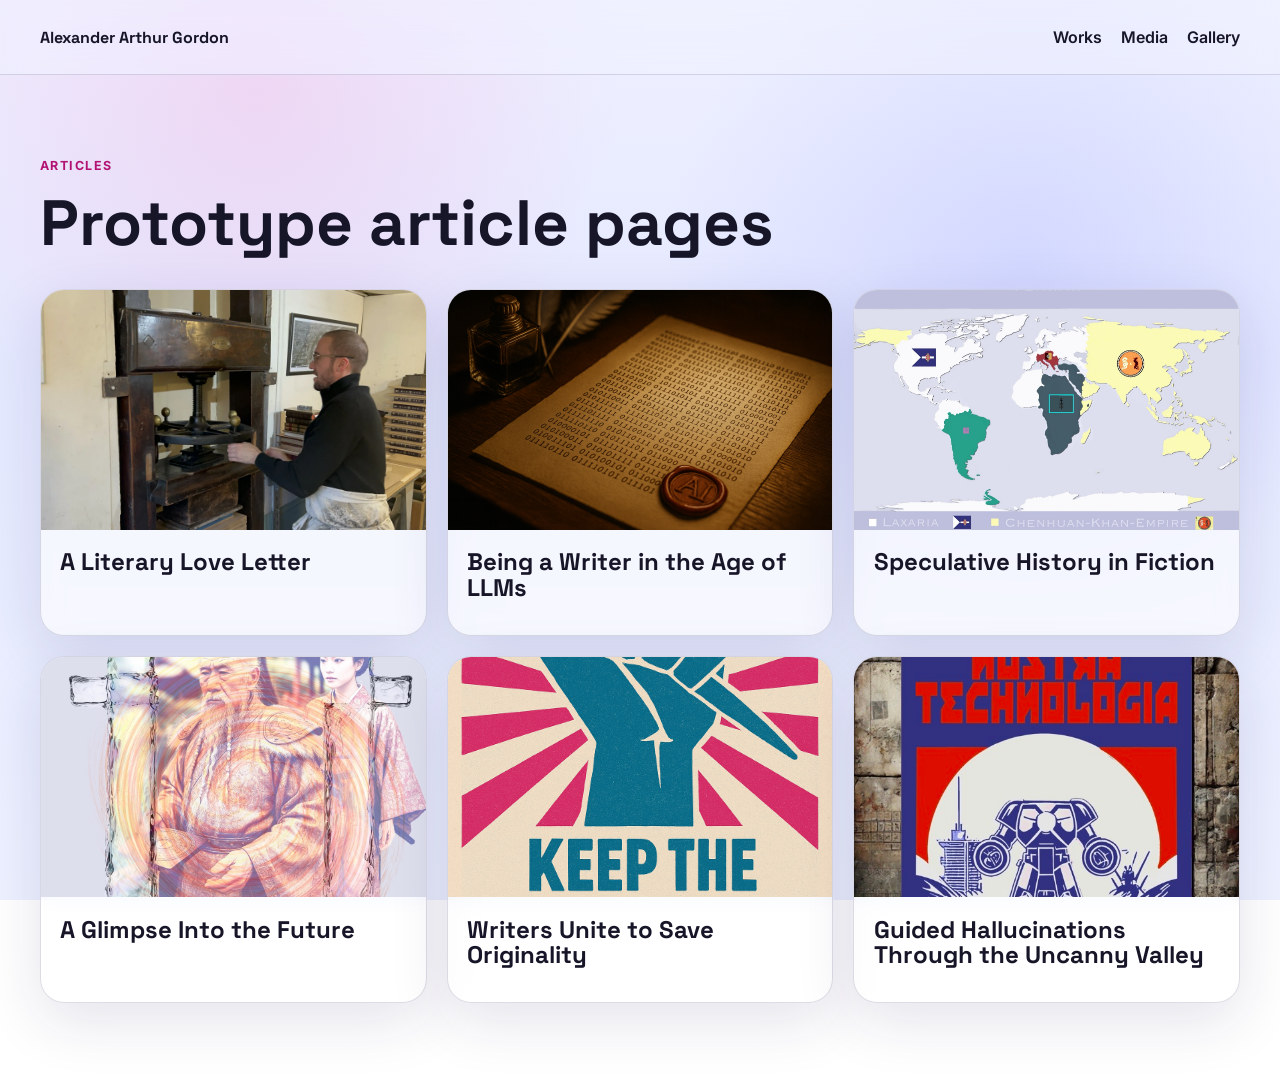
<file: articles/index.html>
<!doctype html>
<html lang="en">
<head>
  <meta charset="UTF-8">
  <meta name="viewport" content="width=device-width, initial-scale=1.0">
  <title>Articles — Alexander Arthur Gordon</title>
  <link rel="preconnect" href="https://fonts.googleapis.com">
  <link rel="preconnect" href="https://fonts.gstatic.com" crossorigin>
  <link href="https://fonts.googleapis.com/css2?family=Inter:wght@400;500;600;700&family=Space+Grotesk:wght@500;700&display=swap" rel="stylesheet">
  <link rel="stylesheet" href="../css/styles.css">
</head>
<body>
<header class="site-header">
  <div class="container nav-shell">
    <a class="brand" href="../index.html">Alexander Arthur Gordon</a>
    <nav class="main-nav open">
      <a href="../index.html#works">Works</a>
      <a href="../index.html#media">Media</a>
      <a href="../index.html#gallery">Gallery</a>
    </nav>
  </div>
</header>
<main class="section">
  <div class="container section-head">
    <p class="eyebrow">Articles</p>
    <h1>Prototype article pages</h1>
  </div>
  <div class="container cards three-up article-grid">
    <article class="article-card"><img src="../assets/artisanal-press.webp" alt=""><div><h3><a href="literary-love-letter.html">A Literary Love Letter</a></h3></div></article>
    <article class="article-card"><img src="../assets/llm-hero.jpg" alt=""><div><h3><a href="writer-in-the-age-of-llms.html">Being a Writer in the Age of LLMs</a></h3></div></article>
    <article class="article-card"><img src="../assets/speculative-history-map.jpeg" alt=""><div><h3><a href="speculative-history.html">Speculative History in Fiction</a></h3></div></article>
    <article class="article-card"><img src="../assets/future-oracle.jpeg" alt=""><div><h3><a href="glimpse-into-the-future.html">A Glimpse Into the Future</a></h3></div></article>
    <article class="article-card"><img src="../assets/writers-unite-hero.png" alt=""><div><h3><a href="writers-unite.html">Writers Unite to Save Originality</a></h3></div></article>
    <article class="article-card"><img src="../assets/guided-hallucinations.jpeg" alt=""><div><h3><a href="guided-hallucinations.html">Guided Hallucinations Through the Uncanny Valley</a></h3></div></article>
  </div>
</main>
</body>
</html>
</file>
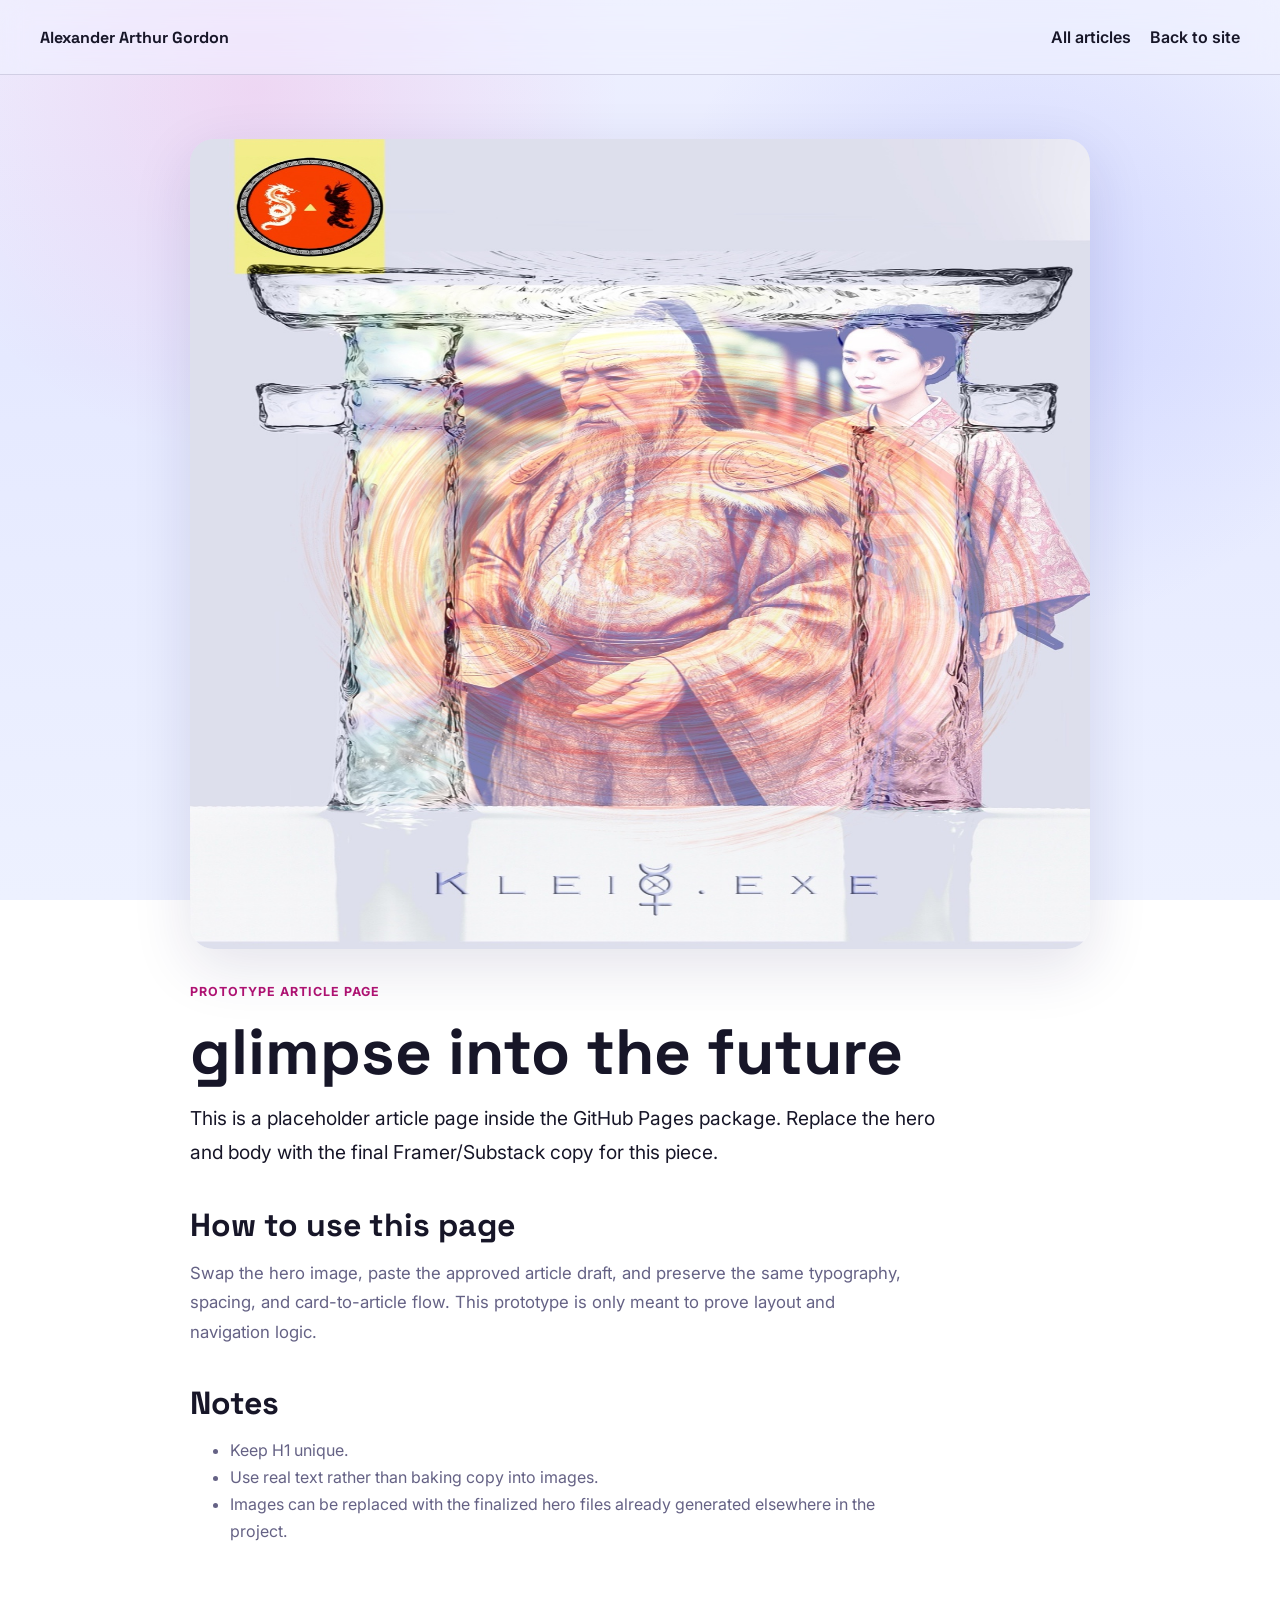
<file: articles/glimpse-into-the-future.html>
<!doctype html>
<html lang="en">
<head>
  <meta charset="UTF-8"><meta name="viewport" content="width=device-width, initial-scale=1.0">
  <title>glimpse into the future — Alexander Arthur Gordon</title>
  <link rel="preconnect" href="https://fonts.googleapis.com"><link rel="preconnect" href="https://fonts.gstatic.com" crossorigin>
  <link href="https://fonts.googleapis.com/css2?family=Inter:wght@400;500;600;700&family=Space+Grotesk:wght@500;700&display=swap" rel="stylesheet">
  <link rel="stylesheet" href="../css/styles.css"><link rel="stylesheet" href="template.css">
</head>
<body>
<header class="site-header"><div class="container nav-shell"><a class="brand" href="../index.html">Alexander Arthur Gordon</a><nav class="main-nav open"><a href="index.html">All articles</a><a href="../index.html#media">Back to site</a></nav></div></header>
<main class="article-shell"><div class="article-layout"><img class="hero" src="../assets/glimpse-into-the-future.jpg" alt=""><p class="meta">Prototype article page</p><h1>glimpse into the future</h1><p class="standfirst">This is a placeholder article page inside the GitHub Pages package. Replace the hero and body with the final Framer/Substack copy for this piece.</p><div class="prose"><h2>How to use this page</h2><p>Swap the hero image, paste the approved article draft, and preserve the same typography, spacing, and card-to-article flow. This prototype is only meant to prove layout and navigation logic.</p><h2>Notes</h2><ul><li>Keep H1 unique.</li><li>Use real text rather than baking copy into images.</li><li>Images can be replaced with the finalized hero files already generated elsewhere in the project.</li></ul></div></div></main>
</body></html>
</file>
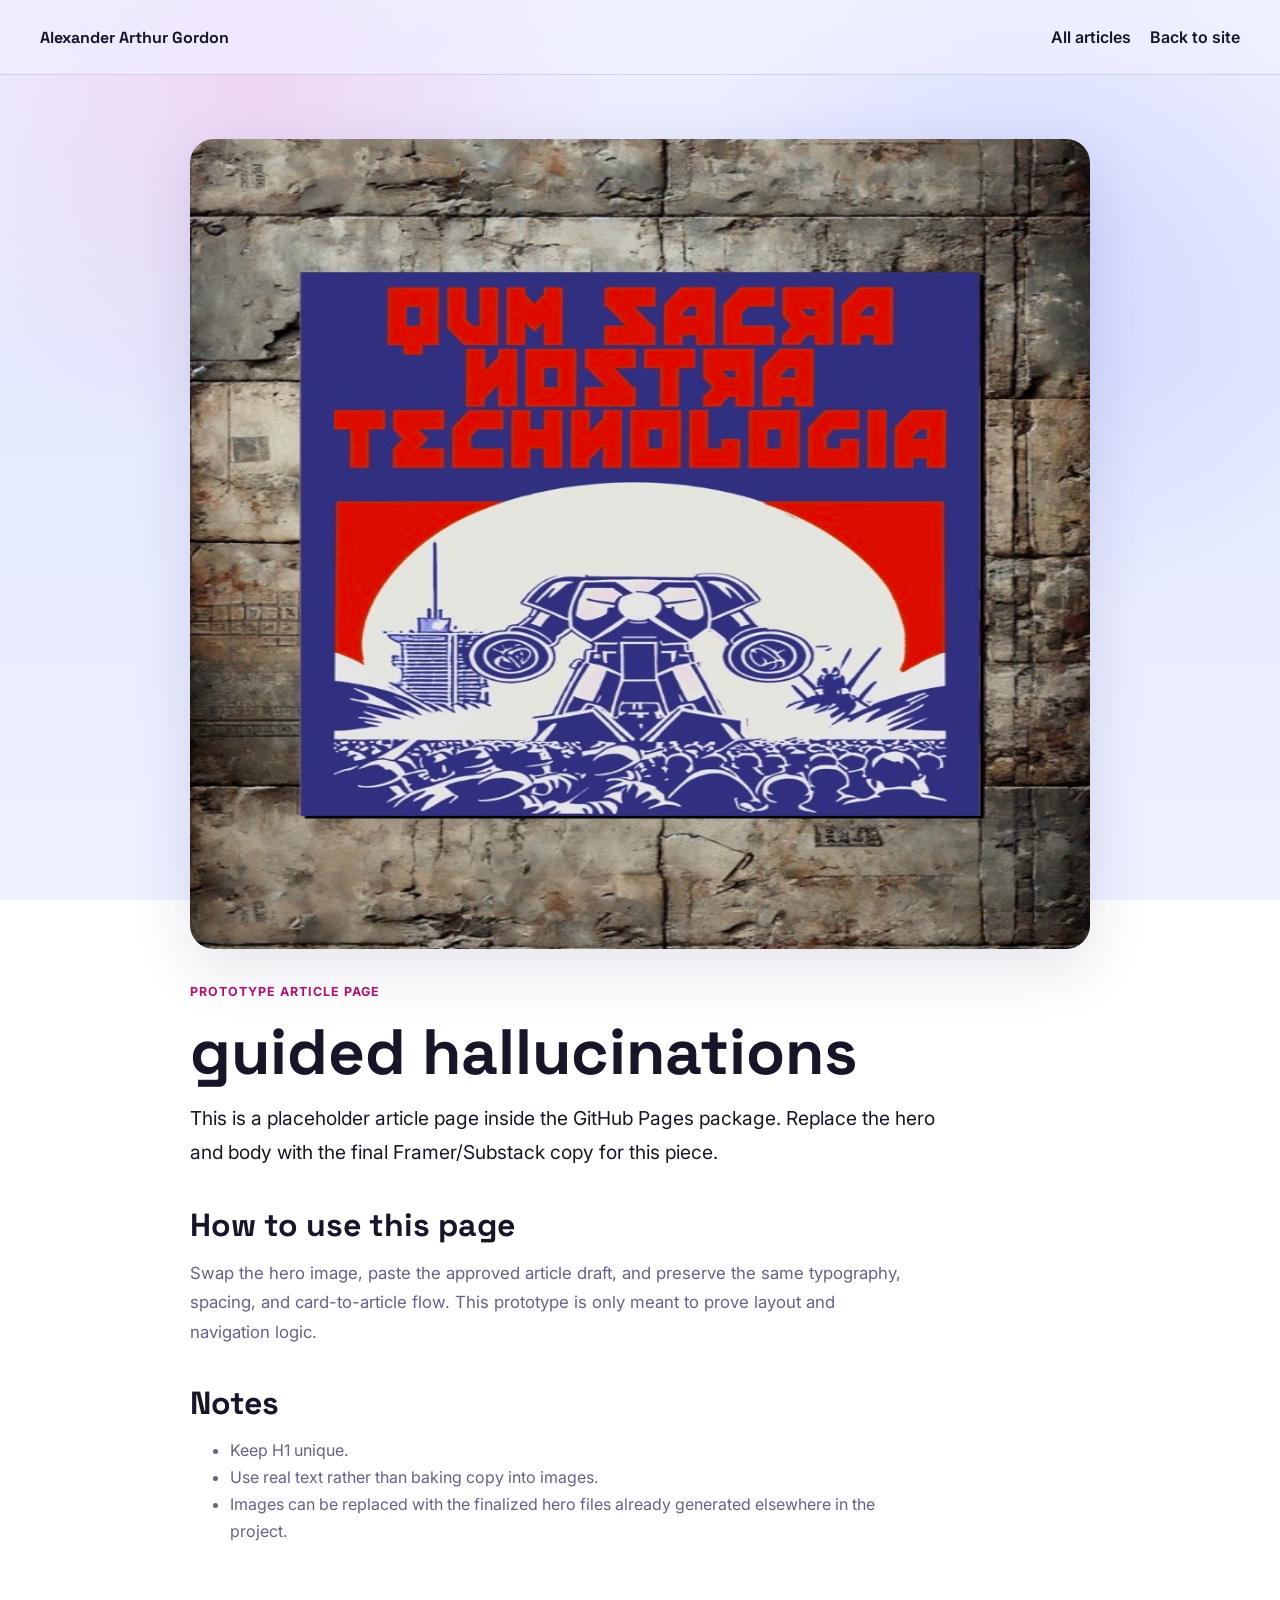
<file: articles/guided-hallucinations.html>
<!doctype html>
<html lang="en">
<head>
  <meta charset="UTF-8"><meta name="viewport" content="width=device-width, initial-scale=1.0">
  <title>guided hallucinations — Alexander Arthur Gordon</title>
  <link rel="preconnect" href="https://fonts.googleapis.com"><link rel="preconnect" href="https://fonts.gstatic.com" crossorigin>
  <link href="https://fonts.googleapis.com/css2?family=Inter:wght@400;500;600;700&family=Space+Grotesk:wght@500;700&display=swap" rel="stylesheet">
  <link rel="stylesheet" href="../css/styles.css"><link rel="stylesheet" href="template.css">
</head>
<body>
<header class="site-header"><div class="container nav-shell"><a class="brand" href="../index.html">Alexander Arthur Gordon</a><nav class="main-nav open"><a href="index.html">All articles</a><a href="../index.html#media">Back to site</a></nav></div></header>
<main class="article-shell"><div class="article-layout"><img class="hero" src="../assets/guided-hallucinations.jpg" alt=""><p class="meta">Prototype article page</p><h1>guided hallucinations</h1><p class="standfirst">This is a placeholder article page inside the GitHub Pages package. Replace the hero and body with the final Framer/Substack copy for this piece.</p><div class="prose"><h2>How to use this page</h2><p>Swap the hero image, paste the approved article draft, and preserve the same typography, spacing, and card-to-article flow. This prototype is only meant to prove layout and navigation logic.</p><h2>Notes</h2><ul><li>Keep H1 unique.</li><li>Use real text rather than baking copy into images.</li><li>Images can be replaced with the finalized hero files already generated elsewhere in the project.</li></ul></div></div></main>
</body></html>
</file>
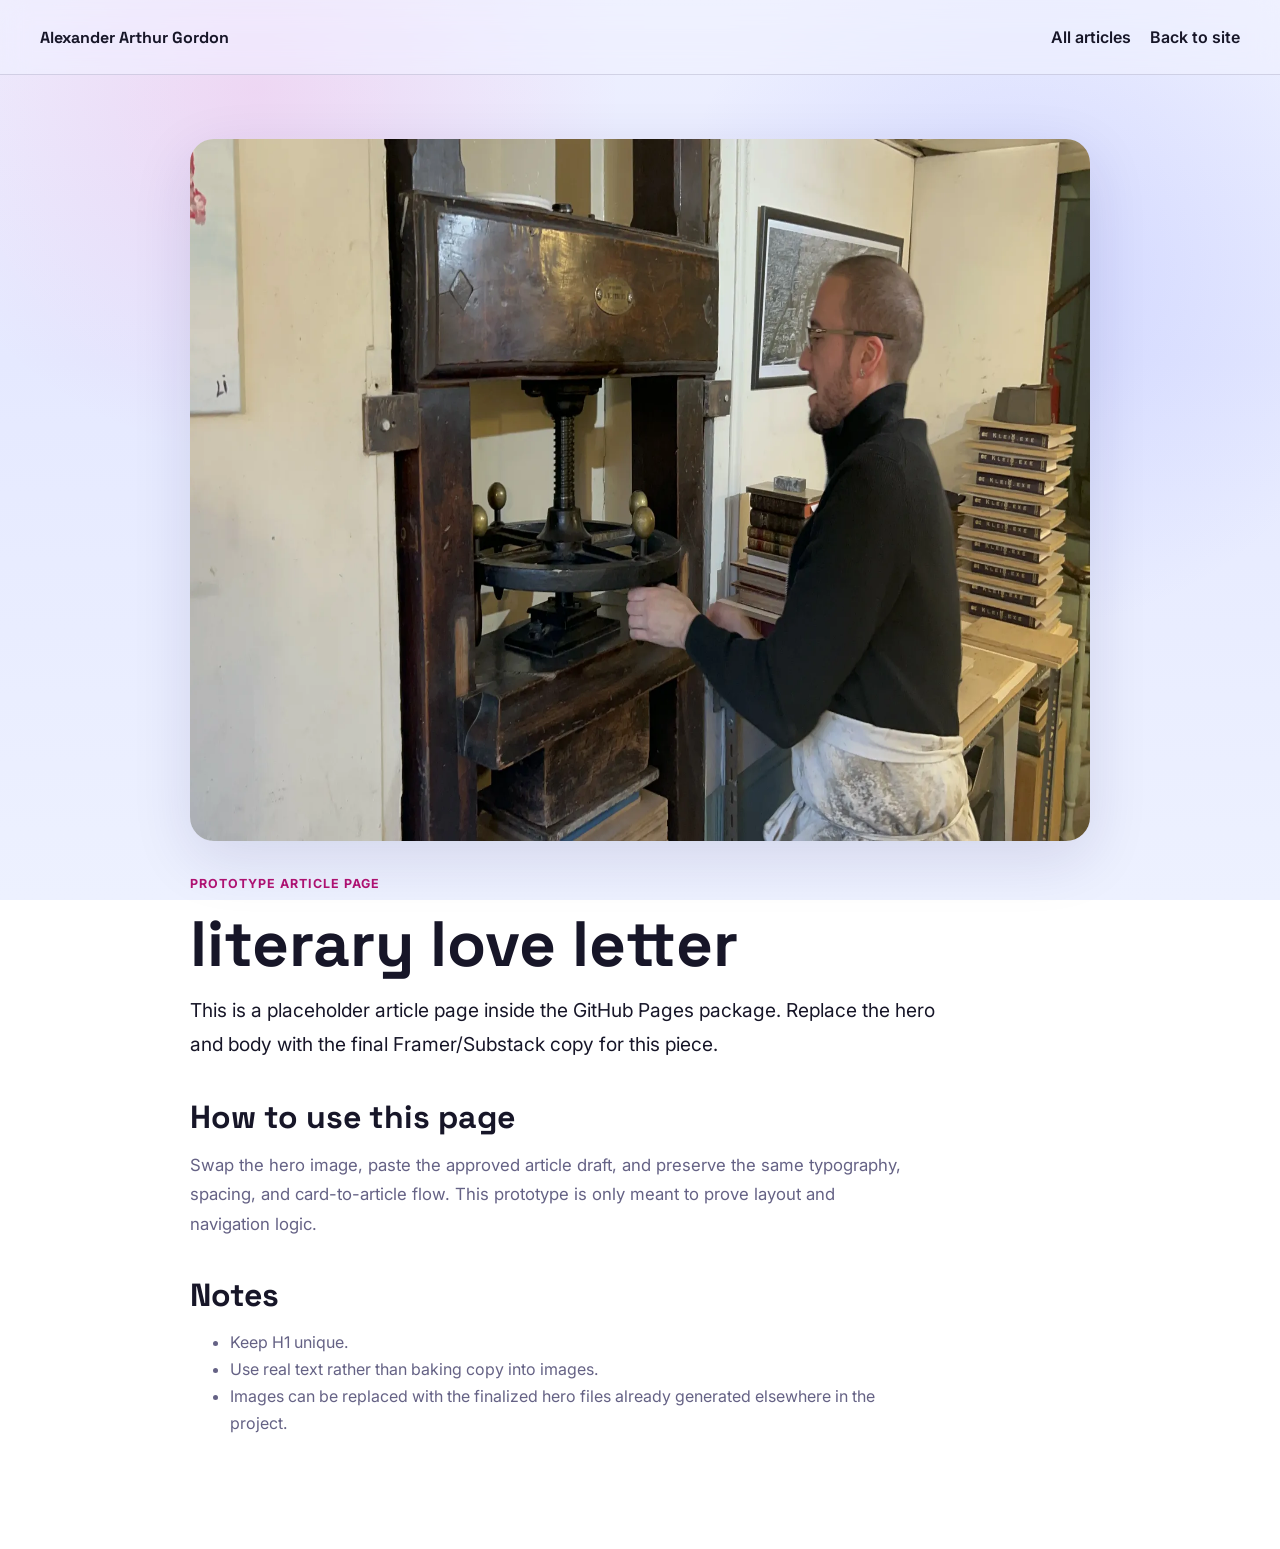
<file: articles/literary-love-letter.html>
<!doctype html>
<html lang="en">
<head>
  <meta charset="UTF-8"><meta name="viewport" content="width=device-width, initial-scale=1.0">
  <title>literary love letter — Alexander Arthur Gordon</title>
  <link rel="preconnect" href="https://fonts.googleapis.com"><link rel="preconnect" href="https://fonts.gstatic.com" crossorigin>
  <link href="https://fonts.googleapis.com/css2?family=Inter:wght@400;500;600;700&family=Space+Grotesk:wght@500;700&display=swap" rel="stylesheet">
  <link rel="stylesheet" href="../css/styles.css"><link rel="stylesheet" href="template.css">
</head>
<body>
<header class="site-header"><div class="container nav-shell"><a class="brand" href="../index.html">Alexander Arthur Gordon</a><nav class="main-nav open"><a href="index.html">All articles</a><a href="../index.html#media">Back to site</a></nav></div></header>
<main class="article-shell"><div class="article-layout"><img class="hero" src="../assets/literary-love-letter.jpg" alt=""><p class="meta">Prototype article page</p><h1>literary love letter</h1><p class="standfirst">This is a placeholder article page inside the GitHub Pages package. Replace the hero and body with the final Framer/Substack copy for this piece.</p><div class="prose"><h2>How to use this page</h2><p>Swap the hero image, paste the approved article draft, and preserve the same typography, spacing, and card-to-article flow. This prototype is only meant to prove layout and navigation logic.</p><h2>Notes</h2><ul><li>Keep H1 unique.</li><li>Use real text rather than baking copy into images.</li><li>Images can be replaced with the finalized hero files already generated elsewhere in the project.</li></ul></div></div></main>
</body></html>
</file>
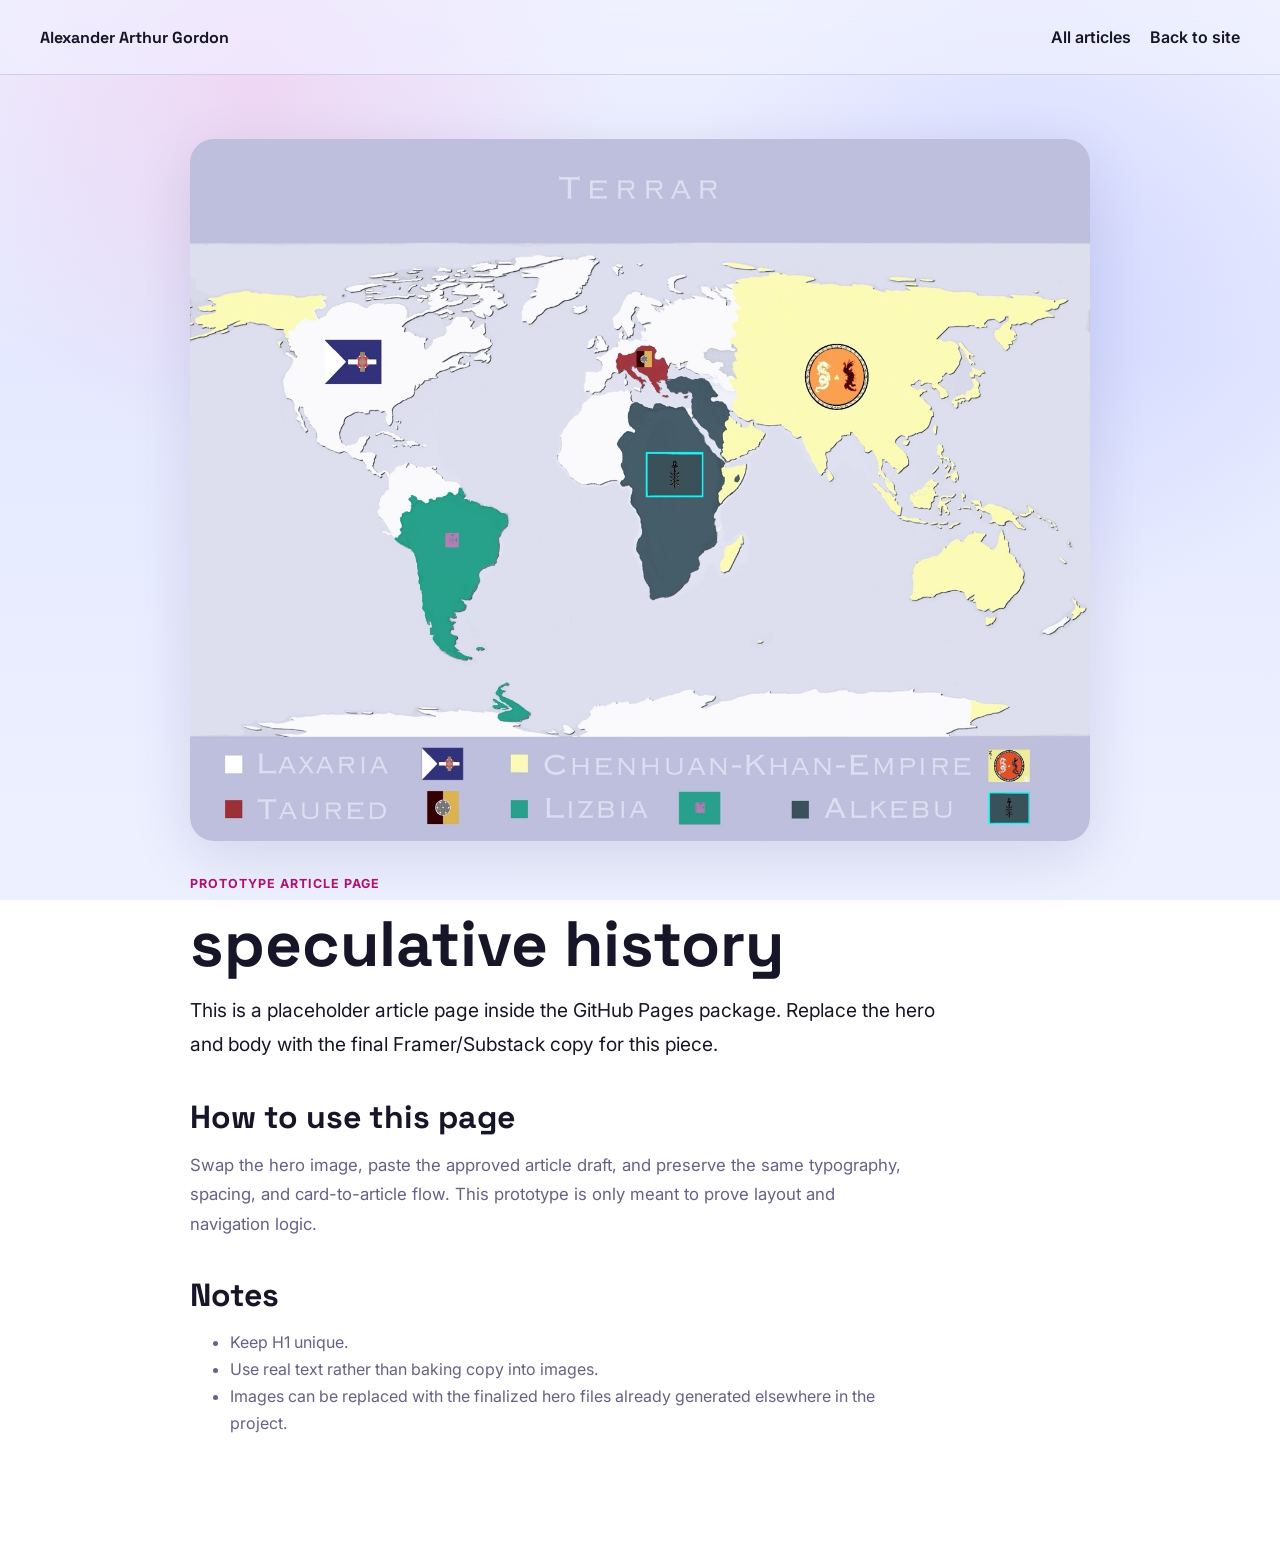
<file: articles/speculative-history.html>
<!doctype html>
<html lang="en">
<head>
  <meta charset="UTF-8"><meta name="viewport" content="width=device-width, initial-scale=1.0">
  <title>speculative history — Alexander Arthur Gordon</title>
  <link rel="preconnect" href="https://fonts.googleapis.com"><link rel="preconnect" href="https://fonts.gstatic.com" crossorigin>
  <link href="https://fonts.googleapis.com/css2?family=Inter:wght@400;500;600;700&family=Space+Grotesk:wght@500;700&display=swap" rel="stylesheet">
  <link rel="stylesheet" href="../css/styles.css"><link rel="stylesheet" href="template.css">
</head>
<body>
<header class="site-header"><div class="container nav-shell"><a class="brand" href="../index.html">Alexander Arthur Gordon</a><nav class="main-nav open"><a href="index.html">All articles</a><a href="../index.html#media">Back to site</a></nav></div></header>
<main class="article-shell"><div class="article-layout"><img class="hero" src="../assets/speculative-history.jpg" alt=""><p class="meta">Prototype article page</p><h1>speculative history</h1><p class="standfirst">This is a placeholder article page inside the GitHub Pages package. Replace the hero and body with the final Framer/Substack copy for this piece.</p><div class="prose"><h2>How to use this page</h2><p>Swap the hero image, paste the approved article draft, and preserve the same typography, spacing, and card-to-article flow. This prototype is only meant to prove layout and navigation logic.</p><h2>Notes</h2><ul><li>Keep H1 unique.</li><li>Use real text rather than baking copy into images.</li><li>Images can be replaced with the finalized hero files already generated elsewhere in the project.</li></ul></div></div></main>
</body></html>
</file>
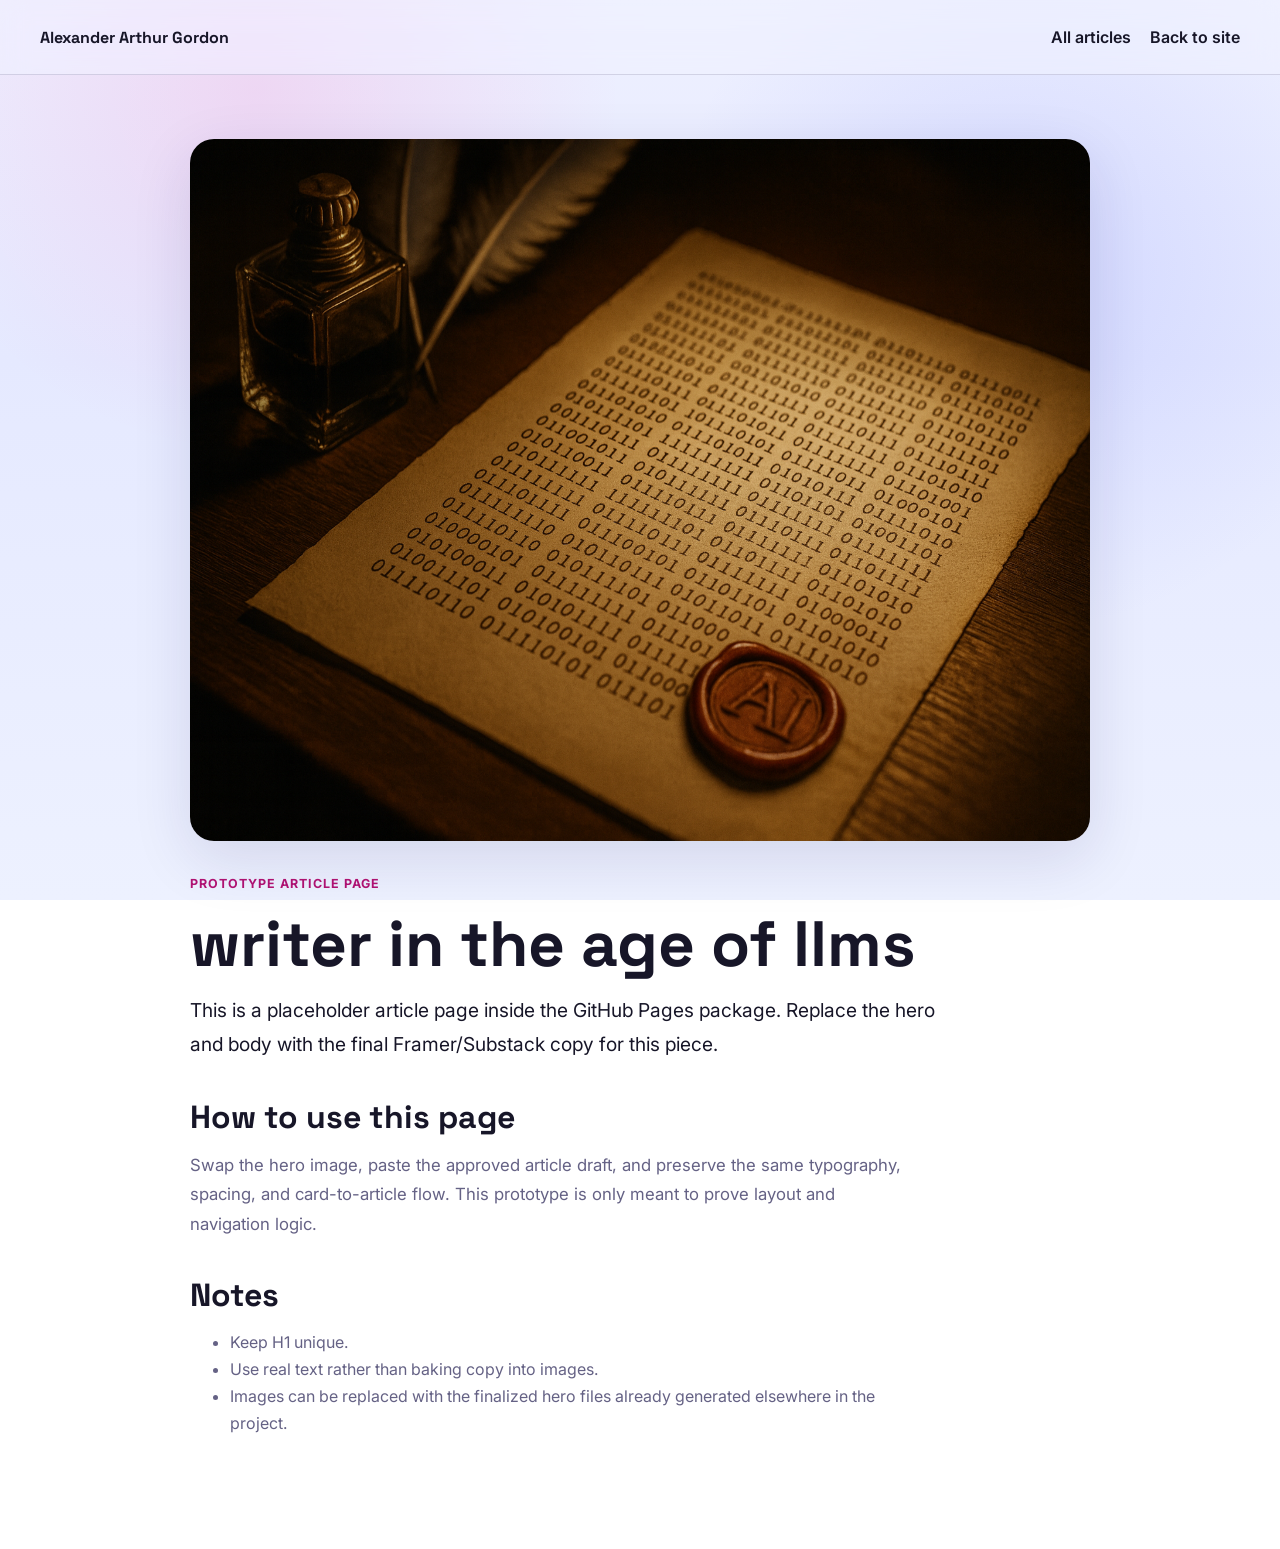
<file: articles/writer-in-the-age-of-llms.html>
<!doctype html>
<html lang="en">
<head>
  <meta charset="UTF-8"><meta name="viewport" content="width=device-width, initial-scale=1.0">
  <title>writer in the age of llms — Alexander Arthur Gordon</title>
  <link rel="preconnect" href="https://fonts.googleapis.com"><link rel="preconnect" href="https://fonts.gstatic.com" crossorigin>
  <link href="https://fonts.googleapis.com/css2?family=Inter:wght@400;500;600;700&family=Space+Grotesk:wght@500;700&display=swap" rel="stylesheet">
  <link rel="stylesheet" href="../css/styles.css"><link rel="stylesheet" href="template.css">
</head>
<body>
<header class="site-header"><div class="container nav-shell"><a class="brand" href="../index.html">Alexander Arthur Gordon</a><nav class="main-nav open"><a href="index.html">All articles</a><a href="../index.html#media">Back to site</a></nav></div></header>
<main class="article-shell"><div class="article-layout"><img class="hero" src="../assets/writer-in-the-age-of-llms.jpg" alt=""><p class="meta">Prototype article page</p><h1>writer in the age of llms</h1><p class="standfirst">This is a placeholder article page inside the GitHub Pages package. Replace the hero and body with the final Framer/Substack copy for this piece.</p><div class="prose"><h2>How to use this page</h2><p>Swap the hero image, paste the approved article draft, and preserve the same typography, spacing, and card-to-article flow. This prototype is only meant to prove layout and navigation logic.</p><h2>Notes</h2><ul><li>Keep H1 unique.</li><li>Use real text rather than baking copy into images.</li><li>Images can be replaced with the finalized hero files already generated elsewhere in the project.</li></ul></div></div></main>
</body></html>
</file>
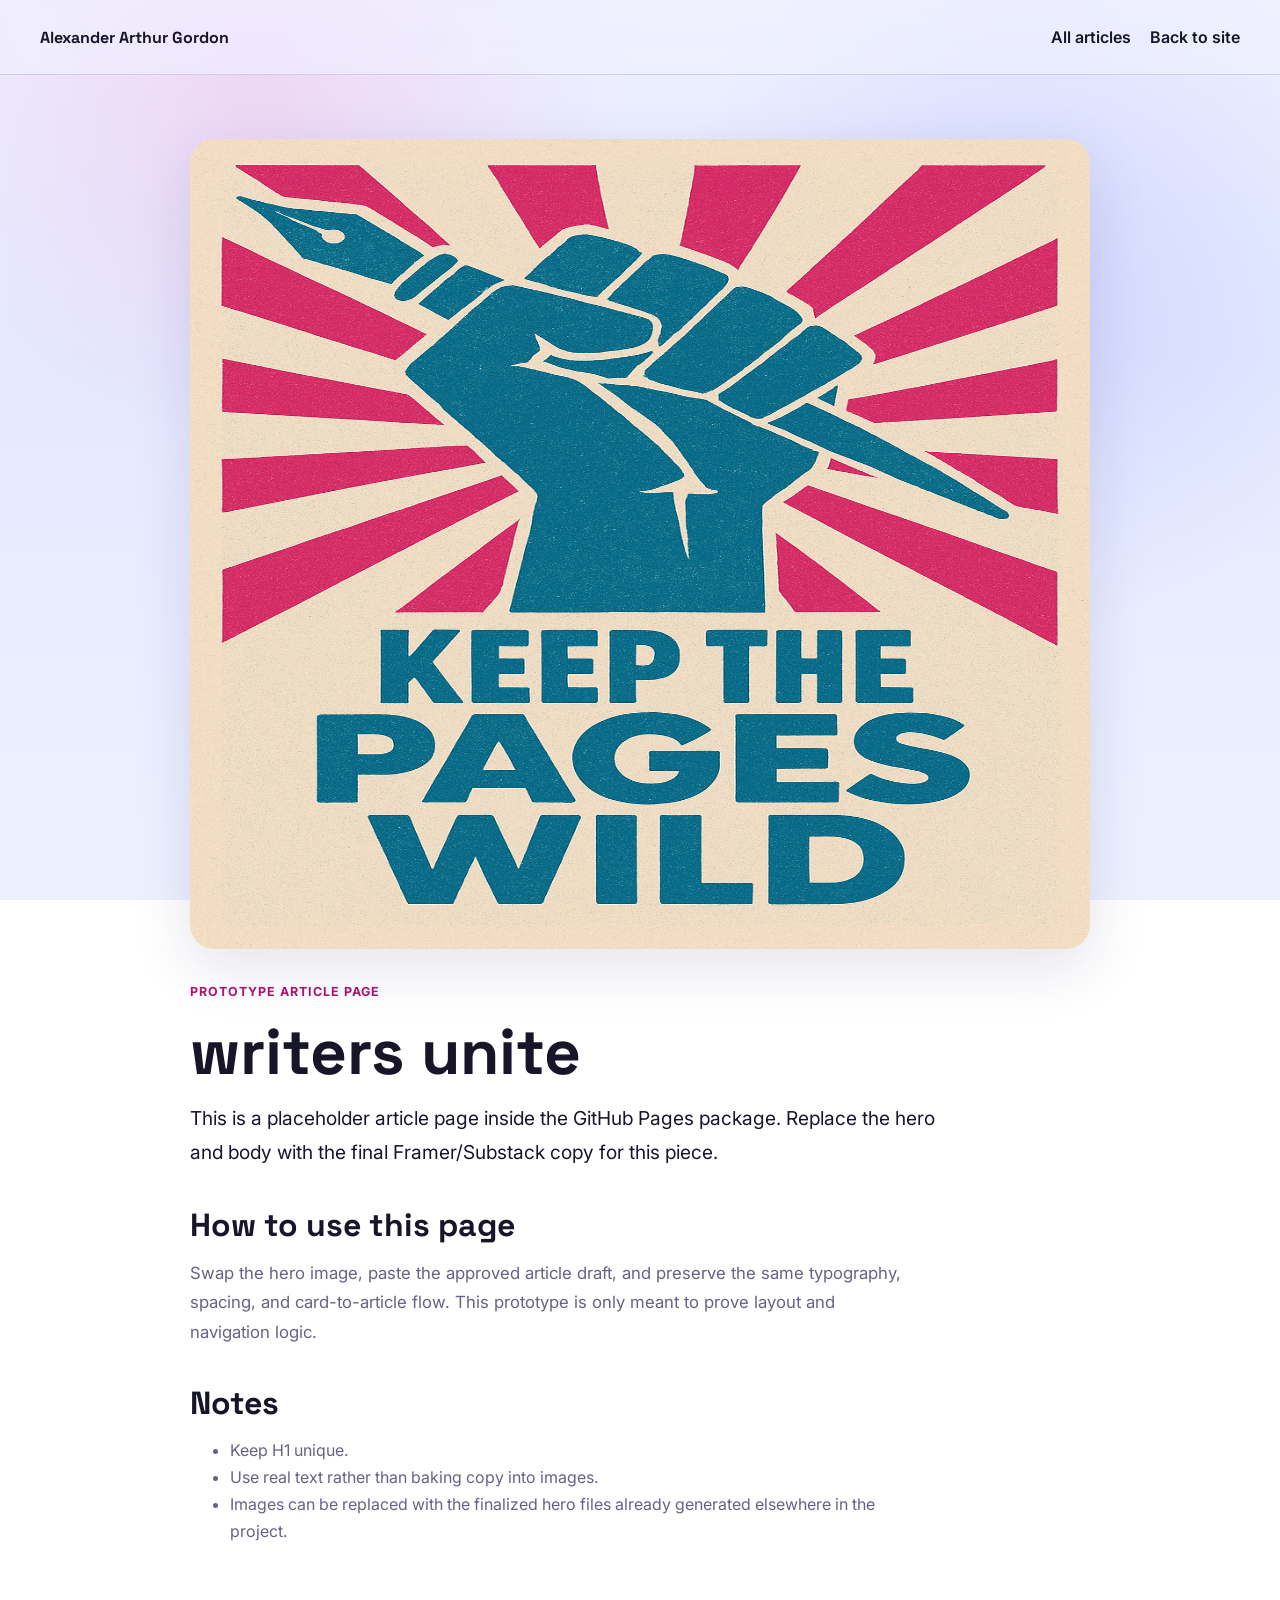
<file: articles/writers-unite.html>
<!doctype html>
<html lang="en">
<head>
  <meta charset="UTF-8"><meta name="viewport" content="width=device-width, initial-scale=1.0">
  <title>writers unite — Alexander Arthur Gordon</title>
  <link rel="preconnect" href="https://fonts.googleapis.com"><link rel="preconnect" href="https://fonts.gstatic.com" crossorigin>
  <link href="https://fonts.googleapis.com/css2?family=Inter:wght@400;500;600;700&family=Space+Grotesk:wght@500;700&display=swap" rel="stylesheet">
  <link rel="stylesheet" href="../css/styles.css"><link rel="stylesheet" href="template.css">
</head>
<body>
<header class="site-header"><div class="container nav-shell"><a class="brand" href="../index.html">Alexander Arthur Gordon</a><nav class="main-nav open"><a href="index.html">All articles</a><a href="../index.html#media">Back to site</a></nav></div></header>
<main class="article-shell"><div class="article-layout"><img class="hero" src="../assets/writers-unite.jpg" alt=""><p class="meta">Prototype article page</p><h1>writers unite</h1><p class="standfirst">This is a placeholder article page inside the GitHub Pages package. Replace the hero and body with the final Framer/Substack copy for this piece.</p><div class="prose"><h2>How to use this page</h2><p>Swap the hero image, paste the approved article draft, and preserve the same typography, spacing, and card-to-article flow. This prototype is only meant to prove layout and navigation logic.</p><h2>Notes</h2><ul><li>Keep H1 unique.</li><li>Use real text rather than baking copy into images.</li><li>Images can be replaced with the finalized hero files already generated elsewhere in the project.</li></ul></div></div></main>
</body></html>
</file>
<file: css/styles.css>
:root {
  --bg: #e9ecff;
  --bg-soft: #f6f7ff;
  --surface: rgba(255,255,255,0.5);
  --ink: #171628;
  --muted: #656285;
  --accent: #ff2ea0;
  --accent-dark: #b21373;
  --line: rgba(72, 66, 112, 0.18);
  --shadow: 0 18px 60px rgba(37, 28, 94, 0.12);
  --radius: 24px;
  --radius-sm: 16px;
  --container: min(1200px, calc(100vw - 2rem));
}
* { box-sizing: border-box; }
html { scroll-behavior: smooth; }
body {
  margin: 0;
  font-family: Inter, system-ui, sans-serif;
  color: var(--ink);
  background:
    radial-gradient(circle at 20% 10%, rgba(255,46,160,0.12), transparent 28%),
    radial-gradient(circle at 80% 30%, rgba(100,115,255,0.16), transparent 30%),
    linear-gradient(180deg, #eef0ff, #e5e9ff 40%, #edf1ff 100%);
  background-attachment: fixed;
}
a { color: inherit; text-decoration: none; }
img, video { max-width: 100%; display: block; }
.container { width: var(--container); margin: 0 auto; }
.section { padding: 5rem 0; position: relative; }
.section-head { margin-bottom: 2rem; }
.eyebrow {
  text-transform: uppercase;
  letter-spacing: 0.12em;
  color: var(--accent-dark);
  font-weight: 700;
  font-size: 0.78rem;
  margin-bottom: 0.8rem;
}
h1, h2, h3 { font-family: "Space Grotesk", sans-serif; line-height: 1.05; margin: 0 0 1rem; }
h1 { font-size: clamp(2.5rem, 5vw, 4.1rem); }
h2 { font-size: clamp(2rem, 4vw, 3rem); }
h3 { font-size: clamp(1.2rem, 2vw, 1.5rem); }
p { color: var(--muted); font-size: 1.05rem; line-height: 1.75; margin: 0 0 1rem; }
.button {
  display: inline-flex; align-items: center; justify-content: center;
  border-radius: 999px; padding: 0.95rem 1.3rem; font-weight: 700;
  border: 1px solid var(--line); transition: .2s ease;
}
.button.primary { background: var(--accent); color: #fff; border-color: transparent; }
.button.ghost { background: rgba(255,255,255,0.5); }
.button:hover { transform: translateY(-1px); }
.cards { display: grid; gap: 1.25rem; }
.three-up { grid-template-columns: repeat(3, 1fr); }
.two-up { grid-template-columns: repeat(2, 1fr); }
.card, .feature-card, .aside-card, .contact-card, .article-card {
  background: rgba(255,255,255,0.58);
  backdrop-filter: blur(10px);
  border: 1px solid var(--line);
  border-radius: var(--radius);
  box-shadow: var(--shadow);
}
.card, .aside-card, .contact-card { padding: 1.5rem; }
.feature-card { display: grid; grid-template-columns: 220px 1fr; gap: 1rem; overflow: hidden; }
.feature-card img { width: 100%; height: 100%; object-fit: cover; }
.feature-card div { padding: 1.5rem 1.5rem 1.5rem 0; }
.article-card { overflow: hidden; }
.article-card img { aspect-ratio: 16/10; object-fit: cover; width: 100%; }
.article-card div { padding: 1.2rem; }
.article-card h3 a:hover, .main-nav a:hover, .site-footer nav a:hover { color: var(--accent); }
.gallery-grid { display: grid; grid-template-columns: repeat(3, 1fr); gap: 1rem; }
.gallery-grid img { aspect-ratio: 2/3; object-fit: cover; border-radius: var(--radius-sm); box-shadow: var(--shadow); }
.split { display: grid; grid-template-columns: 1.35fr 0.9fr; gap: 1.5rem; align-items: start; }
.site-header {
  position: sticky; top: 0; z-index: 50;
  background: rgba(239, 241, 255, 0.58);
  backdrop-filter: blur(14px) saturate(1.15);
  border-bottom: 1px solid var(--line);
}
.nav-shell { display: flex; align-items: center; justify-content: space-between; min-height: 74px; gap: 1rem; }
.brand { font-family: "Space Grotesk", sans-serif; font-weight: 700; }
.main-nav { display: flex; gap: 1.2rem; align-items: center; }
.main-nav a { font-weight: 600; color: var(--ink); }
.menu-toggle { display: none; background: none; border: 0; padding: 0.25rem; cursor: pointer; }
.menu-toggle span { display: block; width: 26px; height: 2px; background: var(--accent); margin: 6px 0; }
.hero {
  position: relative; min-height: 78vh; max-height: 90vh; display: grid; align-items: end; overflow: clip;
}
.hero-media, .hero-overlay { position: absolute; inset: 0; }
.hero-media video, .hero-fallback { width: 100%; height: 100%; object-fit: cover; }
.hero-fallback {
  background:
    radial-gradient(circle at 50% 30%, rgba(255,46,160,0.15), transparent 18%),
    radial-gradient(circle at 40% 10%, rgba(126, 115, 255, 0.22), transparent 28%),
    linear-gradient(180deg, rgba(231,236,255,1) 0%, rgba(214,219,255,1) 100%);
}
.hero-media video { display: block; }
.hero.has-video .hero-fallback { display: none; }
.hero-overlay {
  background:
    linear-gradient(180deg, rgba(14,12,32,0.18), rgba(14,12,32,0.58) 86%),
    url('../assets/labyrinth.svg') center/300px repeat;
  opacity: 0.95;
}
.hero-copy {
  position: relative; z-index: 2; padding: 6rem 0 4rem;
  max-width: 56rem;
}
.hero-copy .eyebrow, .hero-copy h1, .hero-copy .lead { color: white; }
.hero-copy .lead { max-width: 44rem; }
.hero-actions { display: flex; gap: 1rem; flex-wrap: wrap; margin-top: 1.5rem; }
.audio-block { padding: 0; overflow: hidden; }
.audio-bg { position: absolute; inset: 0; z-index: 0; }
.audio-bg img { width: 100%; height: 100%; object-fit: cover; object-position: center; }
.audio-block::after {
  content: ''; position: absolute; inset: 0;
  background: linear-gradient(180deg, rgba(233,236,255,0.1), rgba(233,236,255,0.88));
}
.audio-content {
  position: relative; z-index: 1; min-height: 72vh; display: grid; align-items: end;
  padding: 3rem 0; grid-template-columns: 1.2fr auto; gap: 1.5rem;
}
.platform-icons { display: flex; gap: 0.8rem; align-items: center; flex-wrap: wrap; }
.platform-icons a {
  width: 44px; height: 44px; border-radius: 999px; display: grid; place-items: center;
  background: rgba(255,255,255,0.72); color: var(--accent); border: 1px solid var(--line);
}
.site-footer { padding: 2.5rem 0 3.5rem; border-top: 1px solid var(--line); background: rgba(255,255,255,0.28); }
.footer-grid { display: grid; grid-template-columns: 1.4fr auto auto; gap: 1.5rem; align-items: start; }
.footer-grid nav { display: grid; gap: 0.5rem; }
.footer-meta { display: grid; gap: 0.4rem; color: var(--muted); }
.article-list-link { margin-top: 1.5rem; }
.scroll-atmosphere {
  position: fixed; inset: 0; pointer-events: none; z-index: 1; overflow: hidden;
}
.portal-glow {
  position: absolute; top: 12vh; right: -12vw; width: 34vw; height: 34vw; border-radius: 50%;
  background: radial-gradient(circle, rgba(255,46,160,0.18), rgba(100,115,255,0.08) 46%, transparent 70%);
  filter: blur(20px);
  transform: translateY(calc(var(--scroll, 0) * -0.02px));
}
.falling-kleio {
  position: absolute; left: 8vw; top: 8vh; width: 8px; height: 140px; border-radius: 999px;
  background: linear-gradient(180deg, rgba(255,255,255,0), rgba(255,46,160,0.7), rgba(255,46,160,0));
  box-shadow: 0 0 38px rgba(255,46,160,0.45);
  transform: translateY(calc(var(--scroll, 0) * 0.18px)) rotate(10deg);
  opacity: 0.85;
}
@media (max-width: 1023px) {
  .three-up, .two-up, .split, .footer-grid, .audio-content, .gallery-grid, .feature-card { grid-template-columns: 1fr; }
  .feature-card div { padding: 0 1.2rem 1.2rem; }
  .hero { min-height: 64vh; max-height: 80vh; }
}
@media (max-width: 767px) {
  .menu-toggle { display: block; }
  .main-nav {
    position: absolute; right: 1rem; top: calc(100% + 0.5rem); flex-direction: column; align-items: flex-start;
    min-width: 220px; padding: 1rem; border-radius: 20px; background: rgba(255,255,255,0.84);
    backdrop-filter: blur(14px); border: 1px solid var(--line); box-shadow: var(--shadow);
    display: none;
  }
  .main-nav.open { display: flex; }
  .hero { min-height: 56vh; max-height: 68vh; }
  .hero-copy { padding: 5.5rem 0 2rem; }
  .section { padding: 4rem 0; }
  .gallery-grid img { aspect-ratio: 16/11; }
  .audio-content { min-height: auto; padding: 2rem 0; }
  .audio-bg img { object-position: center top; }
  .platform-icons { justify-content: flex-start; }
}
</file>
<file: articles/template.css>
.article-shell { padding: 4rem 0 6rem; }
.article-layout { width: min(900px, calc(100vw - 2rem)); margin: 0 auto; }
.article-layout img.hero { width: 100%; border-radius: 24px; box-shadow: var(--shadow); margin-bottom: 2rem; }
.article-layout h1 { margin-bottom: 1rem; }
.article-layout .standfirst { font-size: 1.2rem; color: var(--ink); max-width: 48rem; }
.article-layout .prose { max-width: 72ch; }
.article-layout .prose h2 { font-size: 2rem; margin-top: 2.5rem; }
.article-layout .prose ul { color: var(--muted); line-height: 1.7; }
.article-layout .meta { color: var(--accent-dark); font-weight: 700; text-transform: uppercase; letter-spacing: 0.08em; font-size: .78rem; }
</file>
